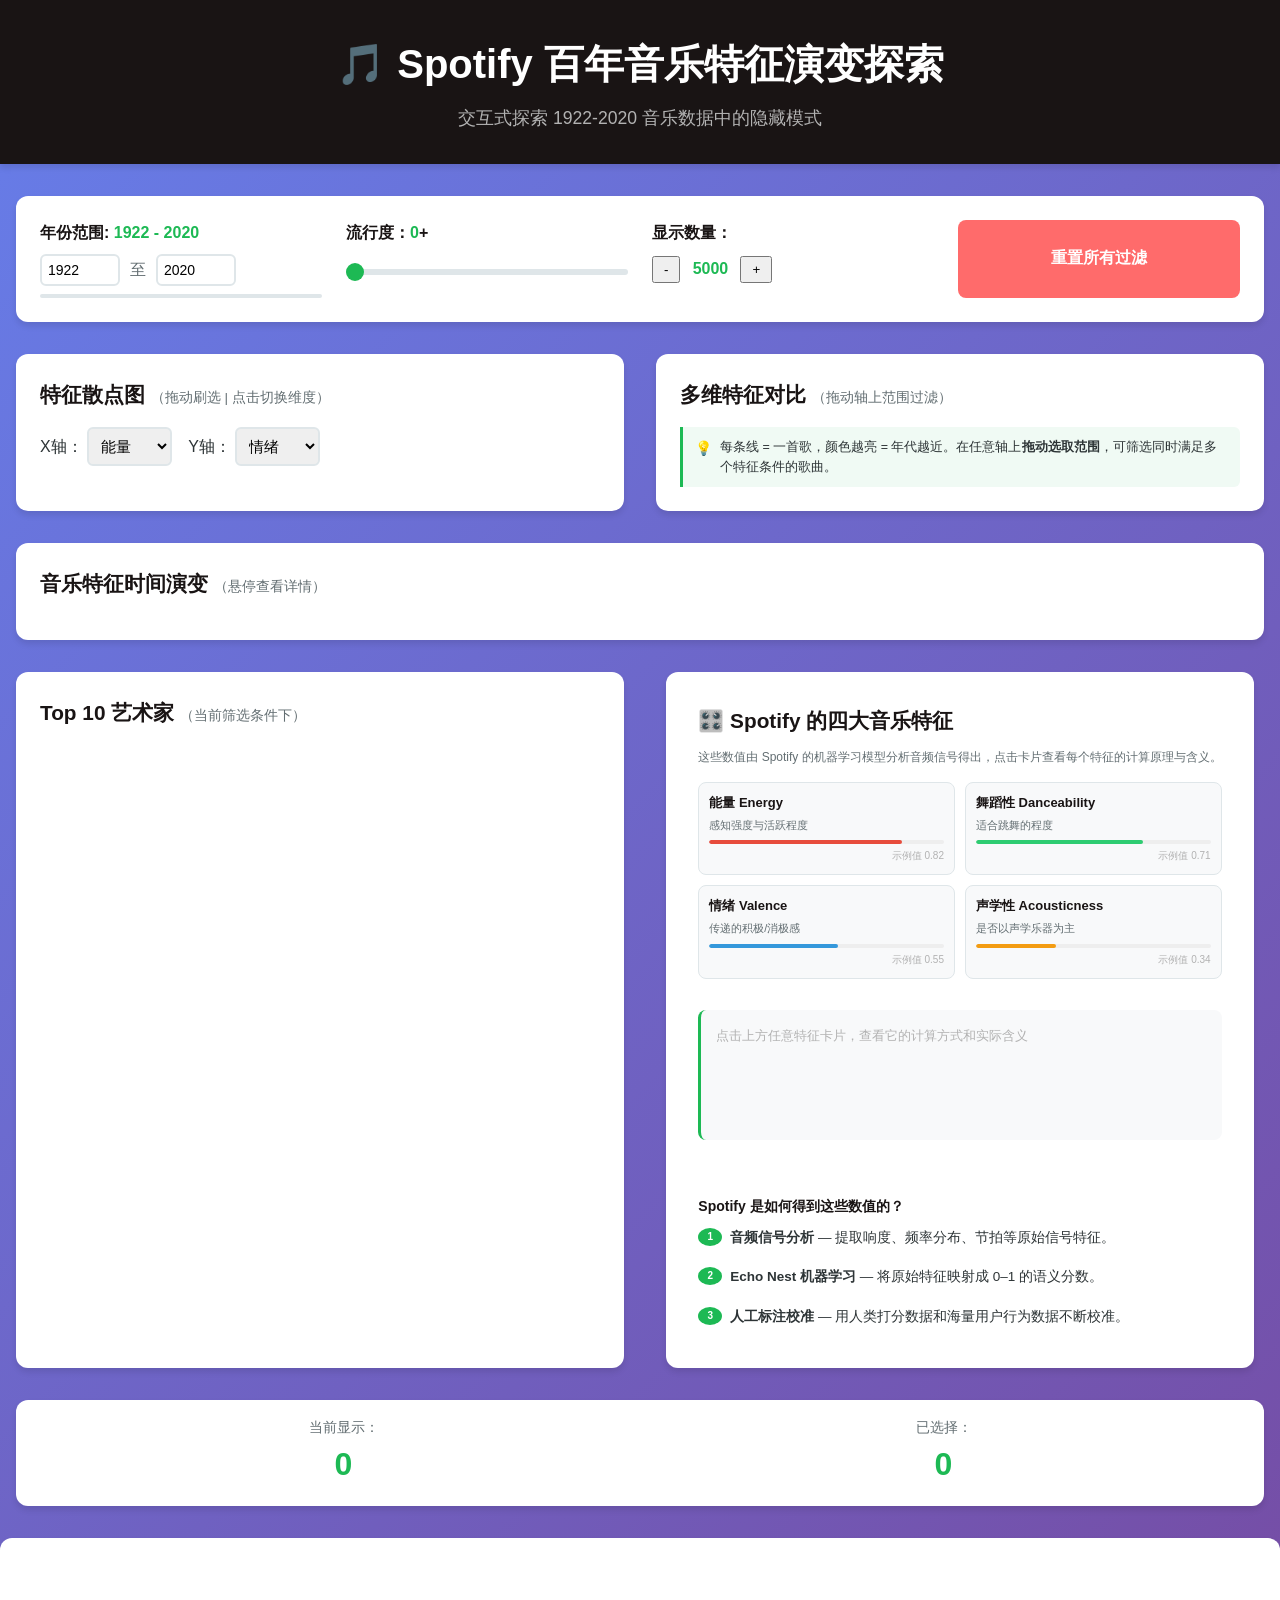
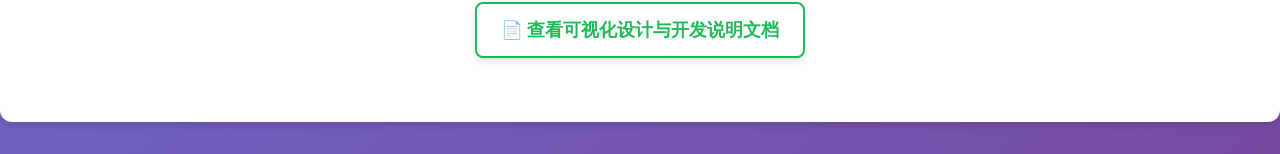
<file: index.html>
<!DOCTYPE html>
<html lang="zh-CN">
<head>
    <meta charset="UTF-8">
    <meta name="viewport" content="width=device-width, initial-scale=1.0">
    <title>Spotify 音乐特征探索器</title>
    <link rel="stylesheet" href="css/style.css">
    <script src="https://d3js.org/d3.v7.min.js"></script>
    <style>
        /* 补充说明面板的一些内联基础样式，防止错位 */
        .feat-grid { display: grid; grid-template-columns: 1fr 1fr; gap: 10px; margin-bottom: 15px; }
        .feat-card { border: 1px solid var(--border-color); padding: 10px; border-radius: 8px; cursor: pointer; transition: all 0.2s; }
        .feat-card:hover, .feat-card-active { border-color: var(--primary-color); background: #f0faf4; }
        .feat-card-name { font-weight: bold; font-size: 13px; color: var(--secondary-color); }
        .feat-card-sub { font-size: 11px; color: #636e72; margin-bottom: 6px; }
        .feat-bar-wrap { height: 4px; background: #eee; border-radius: 2px; margin-bottom: 4px; overflow: hidden; }
        .feat-bar-fill { height: 100%; border-radius: 2px; }
        .feat-card-val { font-size: 10px; color: #b2b2b2; text-align: right; }
        .feat-detail-box { background: var(--bg-color); padding: 15px; border-radius: 8px; font-size: 13px; min-height: 130px; transition: opacity 0.2s; }
        
        /* 【终极对齐修复】防止气泡图无限放大撑高左侧方块，并强制卡片等高分布 */
        #bar-chart svg { max-height: 430px; }
        .align-card { display: flex; flex-direction: column; height: 100%; justify-content: space-between; }
    </style>
</head>
<body>
    <header>
        <h1>🎵 Spotify 百年音乐特征演变探索</h1>
        <p class="subtitle">交互式探索 1922-2020 音乐数据中的隐藏模式</p>
    </header>
 
    <main>
        <div class="control-panel">
            <div class="filter-group">
                <label>年份范围: <span id="year-range">1922 - 2020</span></label>
                <div class="year-inputs">
                    <input type="number" id="year-start" min="1922" max="2020" value="1922">
                    <span>至</span>
                    <input type="number" id="year-end" min="1922" max="2020" value="2020">
                </div>
                <div id="range-track" style="position:relative; height:4px; background:#dfe6e9; border-radius:2px; margin-top:8px;"></div>
            </div>
            
            <div class="filter-group">
                <label>流行度：<span id="popularity-value">0</span>+</label>
                <input type="range" id="popularity-filter" min="0" max="100" step="1" value="0" style="margin-top: 15px;">
            </div>
            <div class="filter-group">
                <label>显示数量：</label>
                <div style="display: flex; align-items: center; gap: 10px; margin-top: 10px;">
                    <button id="sample-minus" style="padding:4px 10px; cursor:pointer;">-</button>
                    <span id="sample-count" style="font-weight:bold; width:40px; text-align:center;">5000</span>
                    <button id="sample-plus" style="padding:4px 10px; cursor:pointer;">+</button>
                </div>
                <input type="hidden" id="sample-size" value="5000">
            </div>
 
            <button id="reset-btn" class="reset-button">重置所有过滤</button>
        </div>
 
        <div class="vis-container">
            <div class="chart-wrapper">
                <h2>特征散点图 <span class="hint">（拖动刷选 | 点击切换维度）</span></h2>
                <div class="axis-selector">
                    <label>X轴：
                        <select id="x-axis">
                            <option value="danceability">舞蹈性</option>
                            <option value="energy" selected>能量</option>
                            <option value="valence">情绪</option>
                            <option value="tempo">节奏</option>
                            <option value="acousticness">声学性</option>
                        </select>
                    </label>
                    <label>Y轴：
                        <select id="y-axis">
                            <option value="danceability">舞蹈性</option>
                            <option value="energy">能量</option>
                            <option value="valence" selected>情绪</option>
                            <option value="tempo">节奏</option>
                            <option value="acousticness">声学性</option>
                        </select>
                    </label>
                </div>
                <div id="scatterplot"></div>
            </div>
 
            <div class="chart-wrapper">
                <h2>多维特征对比 <span class="hint">（拖动轴上范围过滤）</span></h2>
                <div id="parallel-coords"></div>
                <div class="parallel-hint">
                    <span class="hint-icon">💡</span>
                    <span>每条线 = 一首歌，颜色越亮 = 年代越近。在任意轴上<strong>拖动选取范围</strong>，可筛选同时满足多个特征条件的歌曲。</span>
                </div>
            </div>
 
            <div class="chart-wrapper full-width">
                <h2>音乐特征时间演变 <span class="hint">（悬停查看详情）</span></h2>
                <div id="timeline"></div>
            </div>

            <div class="chart-wrapper align-card">
                <h2>Top 10 艺术家 <span class="hint">（当前筛选条件下）</span></h2>
                <div id="bar-chart" style="flex: 1; display: flex; align-items: center; justify-content: center;"></div>
            </div>

            <div class="chart-wrapper feature-explainer align-card">
                <div>
                    <h2 class="feature-explainer-title" style="margin-bottom: 10px;">🎛️ Spotify 的四大音乐特征</h2>
                    <p class="feature-explainer-sub" style="font-size: 12px; color: #636e72; margin-bottom: 15px;">这些数值由 Spotify 的机器学习模型分析音频信号得出，点击卡片查看每个特征的计算原理与含义。</p>
                    <div class="feat-grid" id="feat-grid"></div>
                </div>

                <div class="feat-detail-box" id="feat-detail">
                    <span class="feat-detail-placeholder" style="color: #b2b2b2;">点击上方任意特征卡片，查看它的计算方式和实际含义</span>
                </div>

                <div>
                    <h3 class="feat-how-title" style="margin-top: 15px; font-size: 14px; margin-bottom: 10px;">Spotify 是如何得到这些数值的？</h3>
                    <div class="feat-how-steps" style="font-size: 12px; color: #2d3436;">
                        <div class="feat-how-row" style="display: flex; gap: 8px; margin-bottom: 8px;">
                            <div class="feat-how-num" style="background: var(--primary-color); color: white; width: 18px; height: 18px; border-radius: 50%; display: flex; align-items: center; justify-content: center; flex-shrink: 0; font-size: 10px; font-weight: bold;">1</div>
                            <div><strong>音频信号分析</strong> — 提取响度、频率分布、节拍等原始信号特征。</div>
                        </div>
                        <div class="feat-how-row" style="display: flex; gap: 8px; margin-bottom: 8px;">
                            <div class="feat-how-num" style="background: var(--primary-color); color: white; width: 18px; height: 18px; border-radius: 50%; display: flex; align-items: center; justify-content: center; flex-shrink: 0; font-size: 10px; font-weight: bold;">2</div>
                            <div><strong>Echo Nest 机器学习</strong> — 将原始特征映射成 0–1 的语义分数。</div>
                        </div>
                        <div class="feat-how-row" style="display: flex; gap: 8px; margin-bottom: 8px;">
                            <div class="feat-how-num" style="background: var(--primary-color); color: white; width: 18px; height: 18px; border-radius: 50%; display: flex; align-items: center; justify-content: center; flex-shrink: 0; font-size: 10px; font-weight: bold;">3</div>
                            <div><strong>人工标注校准</strong> — 用人类打分数据和海量用户行为数据不断校准。</div>
                        </div>
                    </div>
                </div>
            </div>
        </div>
 
        <div id="detail-panel" class="detail-panel hidden" style="max-width: 700px; width: 95%;">
            <button class="close-btn">×</button>
            <h3 id="detail-title">歌曲详情</h3>
            <div style="display: flex; gap: 2rem; align-items: center; margin-top: 1rem;">
                <div id="detail-content" style="flex: 1; font-size: 14px;"></div>
                <div id="radar-chart-container" style="width: 250px; height: 250px;"></div>
            </div>
        </div>
 
        <div class="stats-panel">
            <div class="stat-item">
                <span class="stat-label">当前显示：</span>
                <span id="visible-count" class="stat-value">0</span>
            </div>
            <div class="stat-item">
                <span class="stat-label">已选择：</span>
                <span id="selected-count" class="stat-value">0</span>
            </div>
        </div>

        <div class="chart-wrapper full-width" id="table-container" style="display: none; margin-bottom: 2rem;">
            <h2>筛选结果明细 (<span id="table-count">0</span> 首) <span style="font-size: 14px; font-weight: normal; color: #ff6b6b;" id="table-warning"></span></h2>
            <div style="max-height: 400px; overflow-y: auto;">
                <table style="width: 100%; border-collapse: collapse; text-align: left; font-size: 14px;">
                    <thead style="position: sticky; top: 0; background: white; box-shadow: 0 2px 2px -1px rgba(0,0,0,0.1); z-index: 10;">
                        <tr>
                            <th style="padding: 12px; border-bottom: 2px solid var(--border-color);">歌曲名称</th>
                            <th style="padding: 12px; border-bottom: 2px solid var(--border-color);">艺术家</th>
                            <th style="padding: 12px; border-bottom: 2px solid var(--border-color);">年份</th>
                            <th style="padding: 12px; border-bottom: 2px solid var(--border-color);">流行度</th>
                        </tr>
                    </thead>
                    <tbody id="track-table-body">
                    </tbody>
                </table>
            </div>
        </div>
    </main>

    <footer>
        <div style="text-align: center; margin: 2rem 0;">
            <a href="document.html" target="_blank" class="doc-link">
                📄 查看可视化设计与开发说明文档
            </a>
        </div>
    </footer>
 
    <script>
    (function() {
        const features = [
            {
                name: '能量 Energy', sub: '感知强度与活跃程度', color: '#e74c3c', example: 0.82,
                detail: '<strong>定义：</strong>0 到 1 之间，衡量一首歌听起来有多"猛"、多有冲劲。<br><br><strong>技术上怎么算：</strong>主要依赖响度、音频动态范围、高频能量占比（高频意味着电吉他、鼓击）等加权组合。<br><br><strong>典型高值：</strong>死亡金属 ~0.95 &nbsp; EDM ~0.88<br><strong>典型低值：</strong>古典钢琴曲 ~0.10 &nbsp; 氛围音乐 ~0.15'
            },
            {
                name: '舞蹈性 Danceability', sub: '适合跳舞的程度', color: '#2ecc71', example: 0.71,
                detail: '<strong>定义：</strong>0 到 1 之间，综合衡量节拍规律性、节奏稳定性、打击乐强度。<br><br><strong>技术上怎么算：</strong>通过节拍追踪器检测节拍规律性；测量由打击乐器主导的低中频脉冲。<br><br><strong>典型高值：</strong>House ~0.87 &nbsp; Hip-Hop ~0.79<br><strong>典型低值：</strong>自由爵士 ~0.25 &nbsp; 交响乐 ~0.18<br><br><strong>注意：</strong>节奏快（tempo高）不代表舞蹈性高。'
            },
            {
                name: '情绪 Valence', sub: '传递的积极/消极感', color: '#3498db', example: 0.55,
                detail: '<strong>定义：</strong>0=极度悲伤/愤怒/阴郁，1=极度愉悦/欢快/积极。<br><br><strong>技术上怎么算：</strong>综合了调式（大/小调）、和弦走向、音色亮度、歌词情感分析等。<br><br><strong>典型高值：</strong>夏日流行 ~0.90 &nbsp; 雷鬼 ~0.78<br><strong>典型低值：</strong>慢速民谣 ~0.12 &nbsp; 黑金属 ~0.08'
            },
            {
                name: '声学性 Acousticness', sub: '是否以声学乐器为主', color: '#f39c12', example: 0.34,
                detail: '<strong>定义：</strong>1=纯声学（木吉他、钢琴），0=全电子/合成音色。它是一个置信度分数。<br><br><strong>技术上怎么算：</strong>检测频谱中电子处理的痕迹（失真、混响合成器特征）。自然乐器的泛音有规律，合成器往往不同。<br><br><strong>典型高值：</strong>原声民谣 ~0.97 &nbsp; 古典 ~0.92<br><strong>典型低值：</strong>Techno ~0.02 &nbsp; 电子流行 ~0.08'
            }
        ];

        const grid = document.getElementById('feat-grid');
        const detail = document.getElementById('feat-detail');

        features.forEach(f => {
            const card = document.createElement('div');
            card.className = 'feat-card';
            card.innerHTML = `
                <div class="feat-card-name">${f.name}</div>
                <div class="feat-card-sub">${f.sub}</div>
                <div class="feat-bar-wrap"><div class="feat-bar-fill" style="width:${f.example*100}%;background:${f.color}"></div></div>
                <div class="feat-card-val">示例值 ${f.example}</div>
            `;
            card.addEventListener('click', () => {
                document.querySelectorAll('.feat-card').forEach(c => c.classList.remove('feat-card-active'));
                card.classList.add('feat-card-active');
                detail.style.opacity = '0';
                setTimeout(() => {
                    detail.innerHTML = f.detail;
                    detail.style.opacity = '1';
                }, 150);
            });
            grid.appendChild(card);
        });
    })();
    </script>

    <script src="js/scatterplot.js"></script>
    <script src="js/parallel.js"></script>
    <script src="js/timeline.js"></script>
    <script src="js/bubblechart.js"></script> 
    <script src="js/main.js"></script>
</body>
</html>
</file>
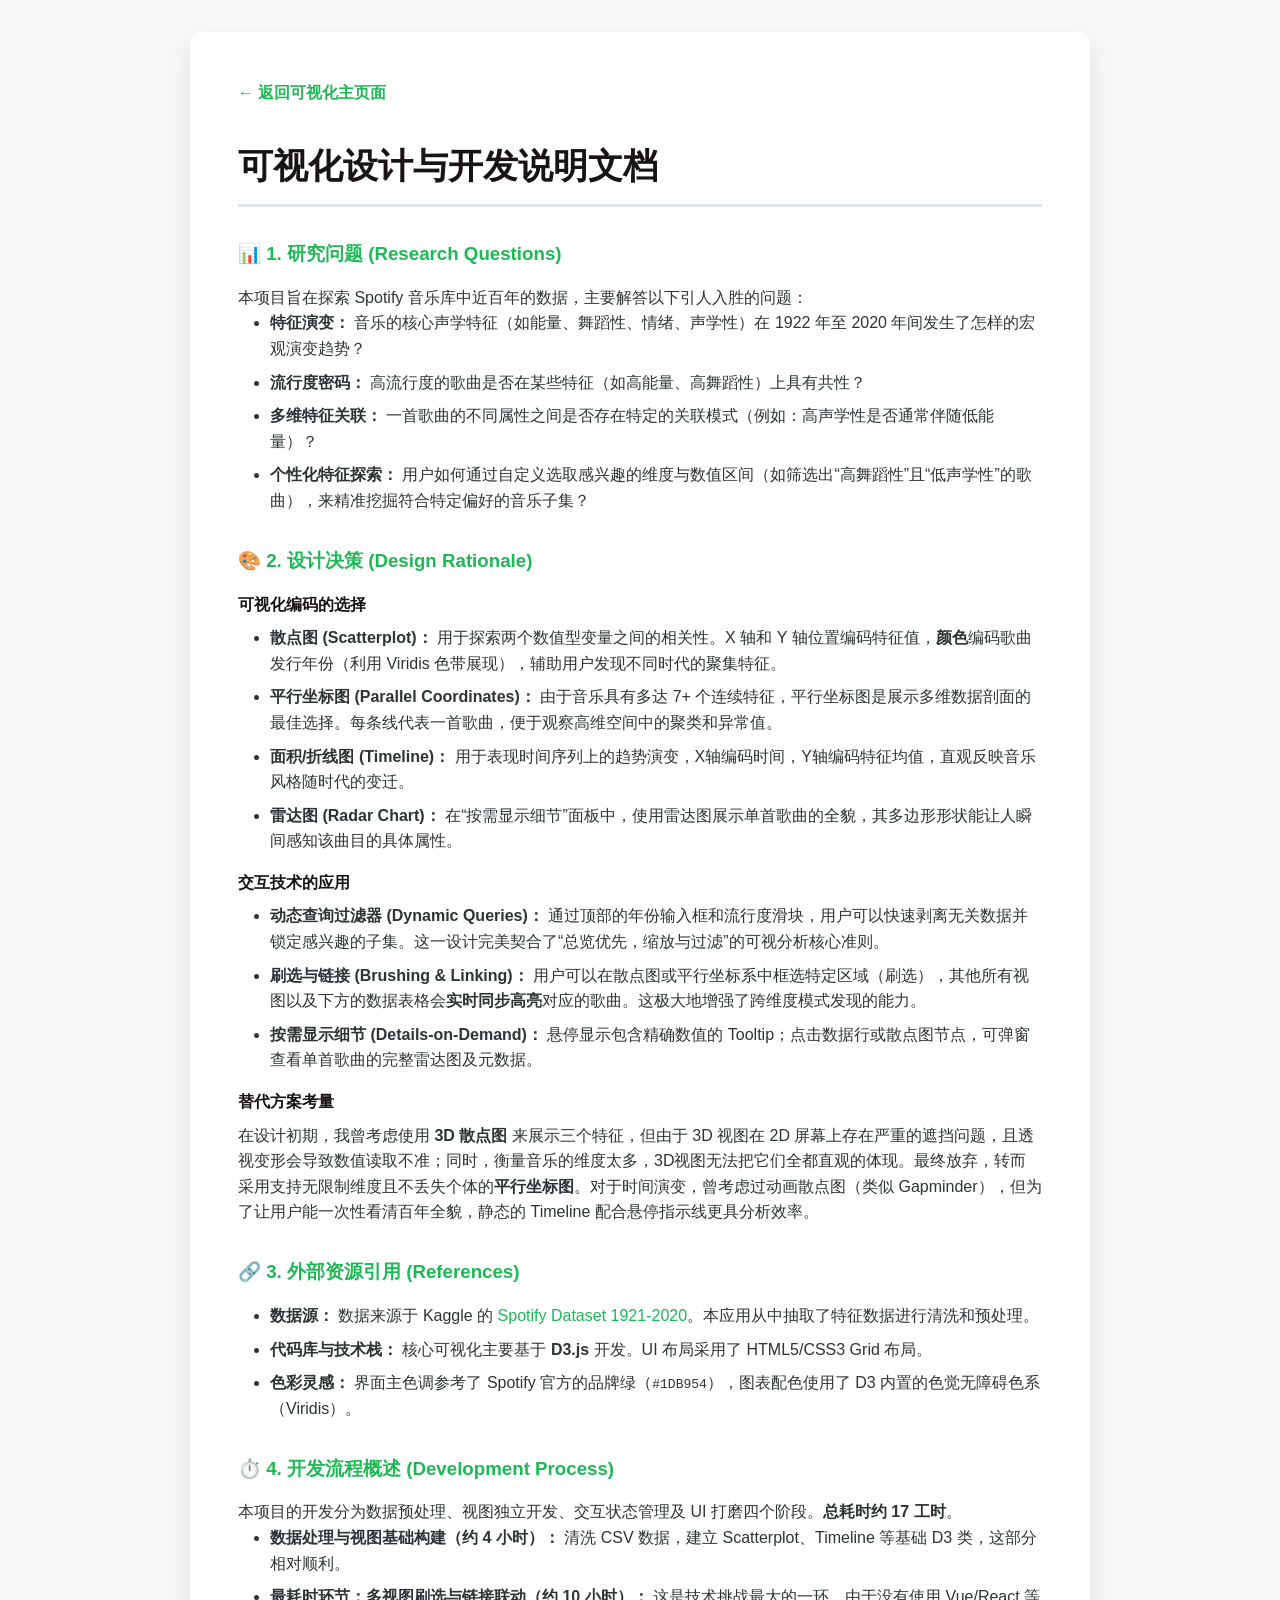
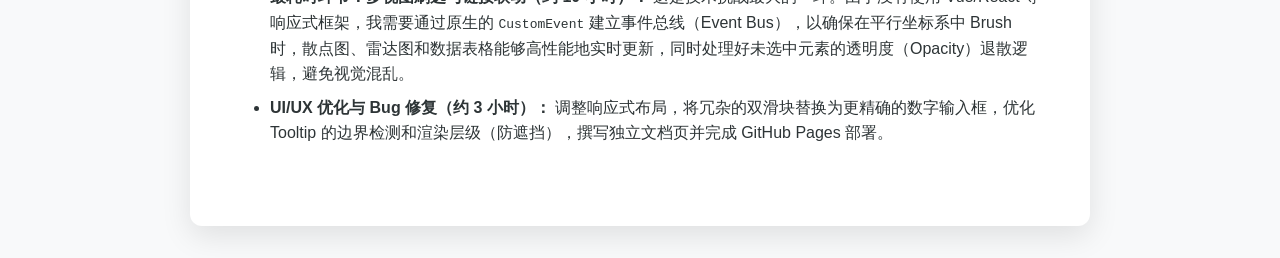
<file: document.html>
<!DOCTYPE html>
<html lang="zh-CN">
<head>
    <meta charset="UTF-8">
    <meta name="viewport" content="width=device-width, initial-scale=1.0">
    <title>可视化设计与开发说明文档</title>
    <link rel="stylesheet" href="css/style.css">
    <style>
        /* 针对独立文档页的特殊排版 */
        body { background: var(--bg-color); padding: 2rem 1rem; }
        .doc-container {
            background: white;
            max-width: 900px;
            margin: 0 auto;
            padding: 3rem;
            border-radius: 12px;
            box-shadow: 0 10px 30px rgba(0,0,0,0.1);
        }
        .back-link {
            display: inline-block;
            color: var(--primary-color);
            text-decoration: none;
            font-weight: bold;
            margin-bottom: 2rem;
            transition: color 0.2s;
        }
        .back-link:hover { color: #168f40; text-decoration: underline; }
        h1 { color: var(--secondary-color); margin-bottom: 2rem; font-size: 2.2rem; border-bottom: 3px solid var(--border-color); padding-bottom: 10px; }
    </style>
</head>
<body>
    <div class="doc-container">
        <a href="index.html" class="back-link">← 返回可视化主页面</a>
        
        <h1>可视化设计与开发说明文档</h1>
        
        <div class="documentation">
            <section>
                <h3>📊 1. 研究问题 (Research Questions)</h3>
                <p>本项目旨在探索 Spotify 音乐库中近百年的数据，主要解答以下引人入胜的问题：</p>
                <ul>
                    <li><strong>特征演变：</strong> 音乐的核心声学特征（如能量、舞蹈性、情绪、声学性）在 1922 年至 2020 年间发生了怎样的宏观演变趋势？</li>
                    <li><strong>流行度密码：</strong> 高流行度的歌曲是否在某些特征（如高能量、高舞蹈性）上具有共性？</li>
                    <li><strong>多维特征关联：</strong> 一首歌曲的不同属性之间是否存在特定的关联模式（例如：高声学性是否通常伴随低能量）？</li>
                    <li><strong>个性化特征探索：</strong> 用户如何通过自定义选取感兴趣的维度与数值区间（如筛选出“高舞蹈性”且“低声学性”的歌曲），来精准挖掘符合特定偏好的音乐子集？</li>
                </ul>
            </section>

            <section>
                <h3>🎨 2. 设计决策 (Design Rationale)</h3>
                <h4>可视化编码的选择</h4>
                <ul>
                    <li><strong>散点图 (Scatterplot)：</strong> 用于探索两个数值型变量之间的相关性。X 轴和 Y 轴位置编码特征值，<strong>颜色</strong>编码歌曲发行年份（利用 Viridis 色带展现），辅助用户发现不同时代的聚集特征。</li>
                    <li><strong>平行坐标图 (Parallel Coordinates)：</strong> 由于音乐具有多达 7+ 个连续特征，平行坐标图是展示多维数据剖面的最佳选择。每条线代表一首歌曲，便于观察高维空间中的聚类和异常值。</li>
                    <li><strong>面积/折线图 (Timeline)：</strong> 用于表现时间序列上的趋势演变，X轴编码时间，Y轴编码特征均值，直观反映音乐风格随时代的变迁。</li>
                    <li><strong>雷达图 (Radar Chart)：</strong> 在“按需显示细节”面板中，使用雷达图展示单首歌曲的全貌，其多边形形状能让人瞬间感知该曲目的具体属性。</li>
                </ul>
                
                <h4>交互技术的应用</h4>
                <ul>
                    <li><strong>动态查询过滤器 (Dynamic Queries)：</strong> 通过顶部的年份输入框和流行度滑块，用户可以快速剥离无关数据并锁定感兴趣的子集。这一设计完美契合了“总览优先，缩放与过滤”的可视分析核心准则。</li>
                    <li><strong>刷选与链接 (Brushing & Linking)：</strong> 用户可以在散点图或平行坐标系中框选特定区域（刷选），其他所有视图以及下方的数据表格会<strong>实时同步高亮</strong>对应的歌曲。这极大地增强了跨维度模式发现的能力。</li>
                    <li><strong>按需显示细节 (Details-on-Demand)：</strong> 悬停显示包含精确数值的 Tooltip；点击数据行或散点图节点，可弹窗查看单首歌曲的完整雷达图及元数据。</li>
                </ul>

                <h4>替代方案考量</h4>
                <p>在设计初期，我曾考虑使用 <strong>3D 散点图</strong> 来展示三个特征，但由于 3D 视图在 2D 屏幕上存在严重的遮挡问题，且透视变形会导致数值读取不准；同时，衡量音乐的维度太多，3D视图无法把它们全都直观的体现。最终放弃，转而采用支持无限制维度且不丢失个体的<strong>平行坐标图</strong>。对于时间演变，曾考虑过动画散点图（类似 Gapminder），但为了让用户能一次性看清百年全貌，静态的 Timeline 配合悬停指示线更具分析效率。</p>
            </section>

            <section>
                <h3>🔗 3. 外部资源引用 (References)</h3>
                <ul>
                    <li><strong>数据源：</strong> 数据来源于 Kaggle 的 <a href="https://www.kaggle.com/datasets/yamaerenay/spotify-dataset-19212020-600k-tracks/data" target="_blank">Spotify Dataset 1921-2020</a>。本应用从中抽取了特征数据进行清洗和预处理。</li>
                    <li><strong>代码库与技术栈：</strong> 核心可视化主要基于 <strong>D3.js</strong> 开发。UI 布局采用了 HTML5/CSS3 Grid 布局。</li>
                    <li><strong>色彩灵感：</strong> 界面主色调参考了 Spotify 官方的品牌绿（<code>#1DB954</code>），图表配色使用了 D3 内置的色觉无障碍色系（Viridis）。</li>
                </ul>
            </section>

            <section>
                <h3>⏱️ 4. 开发流程概述 (Development Process)</h3>
                <p>本项目的开发分为数据预处理、视图独立开发、交互状态管理及 UI 打磨四个阶段。<strong>总耗时约 17 工时</strong>。</p>
                <ul>
                    <li><strong>数据处理与视图基础构建（约 4 小时）：</strong> 清洗 CSV 数据，建立 Scatterplot、Timeline 等基础 D3 类，这部分相对顺利。</li>
                    <li><strong>最耗时环节：多视图刷选与链接联动（约 10 小时）：</strong> 这是技术挑战最大的一环。由于没有使用 Vue/React 等响应式框架，我需要通过原生的 <code>CustomEvent</code> 建立事件总线（Event Bus），以确保在平行坐标系中 Brush 时，散点图、雷达图和数据表格能够高性能地实时更新，同时处理好未选中元素的透明度（Opacity）退散逻辑，避免视觉混乱。</li>
                    <li><strong>UI/UX 优化与 Bug 修复（约 3 小时）：</strong> 调整响应式布局，将冗杂的双滑块替换为更精确的数字输入框，优化 Tooltip 的边界检测和渲染层级（防遮挡），撰写独立文档页并完成 GitHub Pages 部署。</li>
                </ul>
            </section>
        </div>
    </div>
</body>
</html>
</file>
<file: css/style.css>
* {
    margin: 0;
    padding: 0;
    box-sizing: border-box;
}
 
:root {
    --primary-color: #1DB954;
    --secondary-color: #191414;
    --accent-color: #ff6b6b;
    --bg-color: #f8f9fa;
    --text-color: #2d3436;
    --border-color: #dfe6e9;
}
 
body {
    font-family: 'Segoe UI', Tahoma, Geneva, Verdana, sans-serif;
    background: linear-gradient(135deg, #667eea 0%, #764ba2 100%);
    color: var(--text-color);
    line-height: 1.6;
    min-height: 100vh;
}
 
header {
    background: var(--secondary-color);
    color: white;
    padding: 2rem;
    text-align: center;
    box-shadow: 0 4px 6px rgba(0,0,0,0.1);
}
 
header h1 {
    font-size: 2.5rem;
    margin-bottom: 0.5rem;
}
 
.subtitle {
    color: #b2b2b2;
    font-size: 1.1rem;
}
 
main {
    max-width: 1400px;
    margin: 2rem auto;
    padding: 0 1rem;
}
 
.control-panel {
    background: white;
    padding: 1.5rem;
    border-radius: 12px;
    box-shadow: 0 4px 6px rgba(0,0,0,0.1);
    margin-bottom: 2rem;
    display: grid;
    grid-template-columns: repeat(auto-fit, minmax(250px, 1fr));
    gap: 1.5rem;
}
 
.filter-group label {
    display: block;
    font-weight: 600;
    margin-bottom: 0.5rem;
    color: var(--secondary-color);
}
 
.filter-group span {
    color: var(--primary-color);
    font-weight: 700;
}
 
/* 新增的年份输入框样式 */
.year-inputs {
    display: flex;
    align-items: center;
    gap: 10px;
    margin-top: 8px;
}

.year-inputs input {
    padding: 6px;
    border: 2px solid var(--border-color);
    border-radius: 6px;
    width: 80px;
    font-size: 14px;
    outline: none;
    transition: border-color 0.2s;
}

.year-inputs input:focus {
    border-color: var(--primary-color);
}

.year-inputs span {
    color: #636e72;
    font-weight: normal;
}

input[type="range"] {
    width: 100%;
    height: 6px;
    border-radius: 3px;
    background: var(--border-color);
    outline: none;
    -webkit-appearance: none;
}
 
input[type="range"]::-webkit-slider-thumb {
    -webkit-appearance: none;
    appearance: none;
    width: 18px;
    height: 18px;
    border-radius: 50%;
    background: var(--primary-color);
    cursor: pointer;
    transition: all 0.2s;
}
 
input[type="range"]::-webkit-slider-thumb:hover {
    transform: scale(1.2);
    box-shadow: 0 0 10px var(--primary-color);
}

.parallel-hint {
    margin-top: 10px;
    padding: 10px 12px;
    background: #f0faf4;
    border-left: 3px solid var(--primary-color);
    border-radius: 0 6px 6px 0;
    font-size: 12.5px;
    color: #2d3436;
    line-height: 1.6;
    display: flex;
    gap: 8px;
    align-items: flex-start;
}

.hint-icon {
    flex-shrink: 0;
    font-size: 14px;
}
 
.reset-button {
    background: var(--accent-color);
    color: white;
    border: none;
    padding: 0.75rem 1.5rem;
    border-radius: 8px;
    font-size: 1rem;
    cursor: pointer;
    transition: all 0.3s;
    font-weight: 600;
}
 
.reset-button:hover {
    transform: translateY(-2px);
    box-shadow: 0 4px 12px rgba(255,107,107,0.4);
}
 
.vis-container {
    display: grid;
    grid-template-columns: repeat(2, 1fr);
    gap: 2rem;
    margin-bottom: 2rem;
}
 
.chart-wrapper {
    background: white;
    padding: 1.5rem;
    border-radius: 12px;
    box-shadow: 0 4px 6px rgba(0,0,0,0.1);
}
 
.chart-wrapper.full-width {
    grid-column: 1 / -1;
}
 
.chart-wrapper h2 {
    margin-bottom: 1rem;
    color: var(--secondary-color);
    font-size: 1.3rem;
}
 
.hint {
    font-size: 0.85rem;
    color: #636e72;
    font-weight: 400;
}
 
.axis-selector {
    margin-bottom: 1rem;
    display: flex;
    gap: 1rem;
}
 
.axis-selector select {
    padding: 0.5rem;
    border: 2px solid var(--border-color);
    border-radius: 6px;
    font-size: 0.95rem;
    cursor: pointer;
}
 
.detail-panel {
    position: fixed;
    top: 50%;
    left: 50%;
    transform: translate(-50%, -50%);
    background: white;
    padding: 2rem;
    border-radius: 12px;
    box-shadow: 0 10px 40px rgba(0,0,0,0.3);
    max-width: 500px;
    width: 90%;
    z-index: 1000;
}
 
.detail-panel.hidden {
    display: none;
}
 
.close-btn {
    position: absolute;
    top: 1rem;
    right: 1rem;
    background: none;
    border: none;
    font-size: 2rem;
    cursor: pointer;
    color: #636e72;
}
 
.stats-panel {
    background: white;
    padding: 1rem 1.5rem;
    border-radius: 12px;
    box-shadow: 0 4px 6px rgba(0,0,0,0.1);
    display: flex;
    justify-content: space-around;
    margin-bottom: 2rem;
}
 
.stat-item {
    text-align: center;
}
 
.stat-label {
    display: block;
    font-size: 0.9rem;
    color: #636e72;
}
 
.stat-value {
    display: block;
    font-size: 2rem;
    font-weight: 700;
    color: var(--primary-color);
}
 
footer {
    background: white;
    padding: 2rem;
    border-radius: 12px;
    max-width: 1400px;
    margin: 2rem auto;
    box-shadow: 0 4px 6px rgba(0,0,0,0.1);
}
 
.documentation section {
    margin-bottom: 2rem;
}
 
.documentation h3 {
    color: var(--primary-color);
    margin-bottom: 1rem;
}
 
.documentation h4 {
    color: var(--secondary-color);
    margin: 1rem 0 0.5rem;
}
 
.documentation ul {
    margin-left: 2rem;
}
 
.documentation li {
    margin-bottom: 0.5rem;
}
 
.documentation a {
    color: var(--primary-color);
    text-decoration: none;
}
 
.documentation a:hover {
    text-decoration: underline;
}
 
.axis {
    font-size: 12px;
}
 
.axis path,
.axis line {
    fill: none;
    stroke: #636e72;
    shape-rendering: crispEdges;
}
 
.dot {
    stroke: white;
    stroke-width: 1px;
    opacity: 0.6;
    transition: all 0.2s;
}
 
.dot:hover {
    opacity: 1;
    stroke-width: 2px;
}
 
.dot.selected {
    opacity: 1;
    stroke: #ff6b6b;
    stroke-width: 2px;
}
 
.line {
    fill: none;
    stroke: steelblue;
    stroke-width: 1.5px;
    opacity: 0.3;
}
 
.line.highlighted {
    stroke: var(--accent-color);
    stroke-width: 2px;
    opacity: 1;
}
 
.brush .selection {
    fill: var(--primary-color);
    fill-opacity: 0.2;
    stroke: var(--primary-color);
}
 
@media (max-width: 968px) {
    .vis-container {
        grid-template-columns: 1fr;
    }
    
    header h1 {
        font-size: 1.8rem;
    }
}

/* 说明文档跳转按钮样式 */
.doc-link {
    display: inline-block;
    background: white;
    color: var(--primary-color);
    padding: 12px 24px;
    border-radius: 8px;
    text-decoration: none;
    font-weight: 600;
    font-size: 1.1rem;
    box-shadow: 0 4px 6px rgba(0,0,0,0.1);
    border: 2px solid var(--primary-color);
    transition: all 0.3s ease;
}

.doc-link:hover {
    background: var(--primary-color);
    color: white;
    transform: translateY(-3px);
    box-shadow: 0 6px 15px rgba(29, 185, 84, 0.3);
}
/* ── 四大音乐特征说明区 ── */
.feature-explainer {
    background: white;
    border-radius: 12px;
    box-shadow: 0 4px 6px rgba(0,0,0,0.1);
    padding: 2rem;
    max-width: 1400px;
    margin: 0 auto 2rem;
}

.feature-explainer-title {
    font-size: 1.4rem;
    color: var(--secondary-color);
    margin-bottom: 0.4rem;
}

.feature-explainer-sub {
    font-size: 0.9rem;
    color: #636e72;
    margin-bottom: 1.5rem;
}

.feat-grid {
    display: grid;
    grid-template-columns: repeat(4, 1fr);
    gap: 12px;
    margin-bottom: 1.2rem;
}

@media (max-width: 968px) {
    .feat-grid { grid-template-columns: repeat(2, 1fr); }
}

.feat-card {
    background: #f8f9fa;
    border: 1.5px solid var(--border-color);
    border-radius: 10px;
    padding: 14px 16px;
    cursor: pointer;
    transition: border-color 0.2s, box-shadow 0.2s;
}

.feat-card:hover {
    border-color: var(--primary-color);
    box-shadow: 0 2px 8px rgba(29,185,84,0.15);
}

.feat-card-active {
    border: 2px solid var(--primary-color) !important;
    background: #f0faf4;
}

.feat-card-name {
    font-size: 14px;
    font-weight: 600;
    color: var(--secondary-color);
    margin-bottom: 3px;
}

.feat-card-sub {
    font-size: 12px;
    color: #636e72;
    margin-bottom: 10px;
}

.feat-bar-wrap {
    height: 6px;
    background: var(--border-color);
    border-radius: 3px;
    overflow: hidden;
    margin-bottom: 4px;
}

.feat-bar-fill {
    height: 100%;
    border-radius: 3px;
    transition: width 0.5s cubic-bezier(.4,0,.2,1);
}

.feat-card-val {
    font-size: 11px;
    color: #b2b2b2;
    text-align: right;
}

.feat-detail-box {
    background: #f8f9fa;
    border-left: 3px solid var(--primary-color);
    border-radius: 0 8px 8px 0;
    padding: 14px 18px;
    font-size: 13.5px;
    line-height: 1.7;
    color: var(--text-color);
    min-height: 80px;
    transition: opacity 0.15s;
    margin-bottom: 1.5rem;
}

.feat-detail-placeholder {
    color: #b2b2b2;
}

.feat-how-title {
    font-size: 1rem;
    font-weight: 600;
    color: var(--secondary-color);
    margin-bottom: 1rem;
}

.feat-how-steps {
    display: flex;
    flex-direction: column;
    gap: 10px;
}

.feat-how-row {
    display: flex;
    align-items: flex-start;
    gap: 12px;
    font-size: 13.5px;
    color: #2d3436;
    line-height: 1.6;
}

.feat-how-num {
    min-width: 24px;
    height: 24px;
    border-radius: 50%;
    background: #e8f5e9;
    color: var(--primary-color);
    font-size: 12px;
    font-weight: 700;
    display: flex;
    align-items: center;
    justify-content: center;
    flex-shrink: 0;
    margin-top: 1px;
}
</file>
